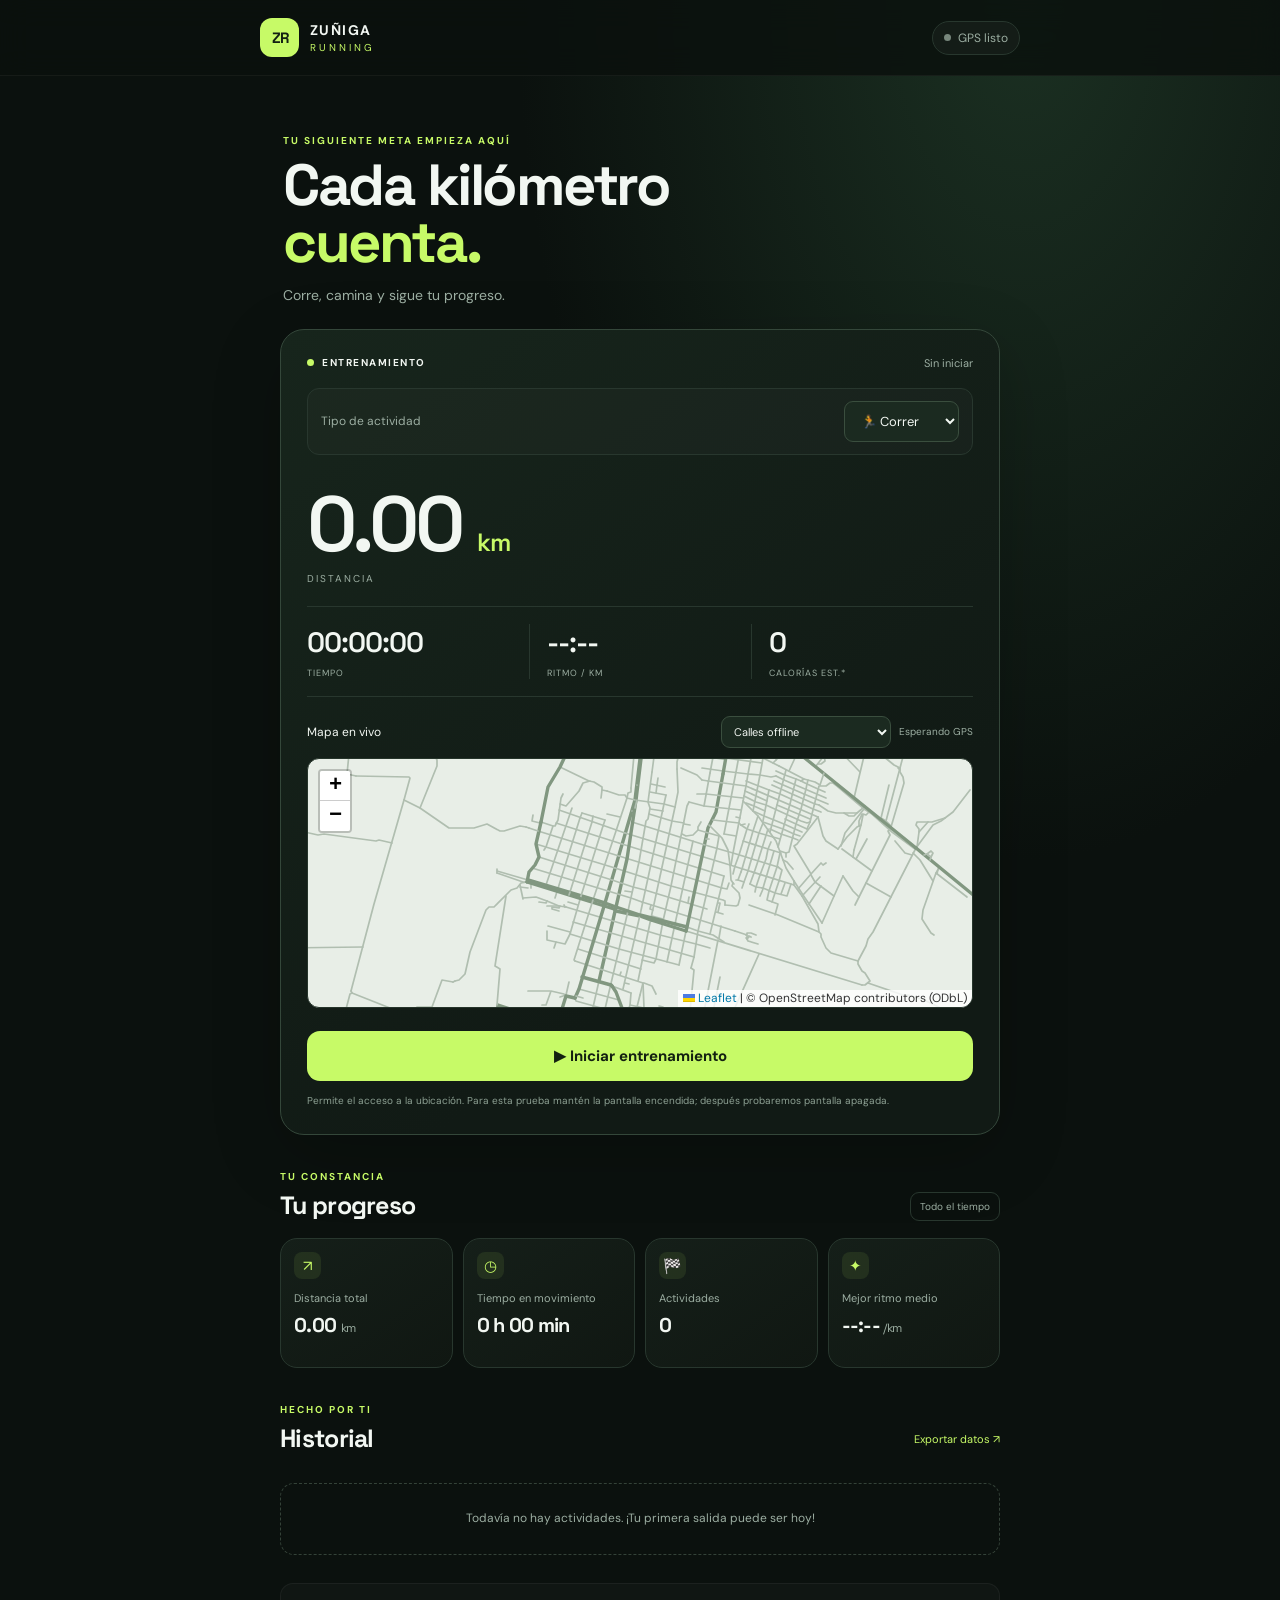
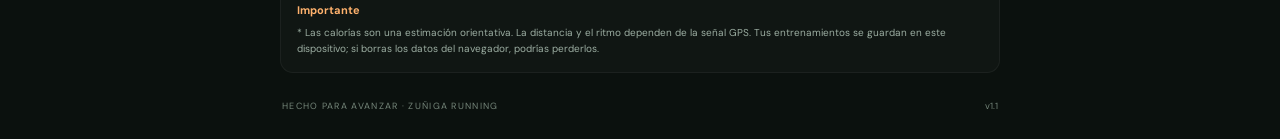
<file: index.html>
<!doctype html>
<html lang="es">
<head>
  <meta charset="utf-8"><meta name="viewport" content="width=device-width, initial-scale=1, viewport-fit=cover"><meta name="theme-color" content="#101a16"><meta name="description" content="ZUÑIGA RUNNING: registra tus carreras y caminatas con GPS, ritmo, distancia e historial."><link rel="manifest" href="manifest.json"><link rel="icon" href="icon.svg" type="image/svg+xml"><link rel="stylesheet" href="style.css?v=20261028-delete2"><link rel="stylesheet" href="./vendor/leaflet/leaflet.css">
  <style>.map-box{height:250px;width:100%;border:1px solid #26352b;border-radius:12px;overflow:hidden;background:#18221d}.map-fallback{height:100%;display:grid;place-items:center;padding:20px;text-align:center;color:#9caea2;font-size:12px}.leaflet-container{font-family:'DM Sans',sans-serif;background:#dce6df}.history-button{width:100%;text-align:left;color:inherit}.history-button:active{transform:scale(.99);background:#18241d}.finish-dialog,.detail-dialog{width:calc(100% - 32px);max-width:680px;background:#152019;color:#f2f7f2;border:1px solid #3a4e3e;border-radius:24px;padding:27px;box-shadow:0 30px 100px #0009}.finish-dialog::backdrop,.detail-dialog::backdrop{background:#020604c9;backdrop-filter:blur(5px)}.detail-dialog{padding:20px}.detail-head{display:flex;justify-content:space-between;align-items:flex-start;gap:15px}.detail-head h2{font-family:'Space Grotesk',sans-serif;font-size:25px;margin:0 0 4px}.detail-head .muted{font-size:11px;margin:0}.dialog-close{border:1px solid #28372e;background:#ffffff08;color:#f2f7f2;width:40px;height:40px;border-radius:12px;font-size:25px;line-height:1}.detail-map{height:330px;width:100%;border-radius:14px;overflow:hidden;margin-top:17px;background:#18221d}.detail-stats{display:grid;grid-template-columns:repeat(3,1fr);gap:8px;margin:15px 0}.detail-splits{margin:14px 0 18px}.detail-splits h3{font-size:14px;margin:0 0 10px}.split-list{display:grid;grid-template-columns:repeat(2,minmax(0,1fr));gap:8px}.split-row{display:flex;justify-content:space-between;gap:10px;padding:10px 12px;border:1px solid #28372e;border-radius:10px;background:#ffffff05;font-size:12px}.split-row strong{font-variant-numeric:tabular-nums}.detail-stats small{display:block;font-size:10px;color:#9caea2;margin-bottom:7px}.detail-stats strong{font-family:'Space Grotesk',sans-serif;font-size:16px}.detail-dialog .btn{width:100%}@media(max-width:500px){.map-box{height:230px}.detail-map{height:280px}.detail-stats{grid-template-columns:repeat(2,1fr)}}.activity-type-row{display:flex;align-items:center;justify-content:space-between;gap:12px;margin-top:18px;padding:12px 13px;border:1px solid #28372e;border-radius:12px;background:#ffffff05}.activity-type-row label{font-size:12px;color:#9caea2}.activity-type-select{max-width:58%;background:#1b2a20;color:#f2f7f2;border:1px solid #3a4e3e;border-radius:9px;padding:10px 12px;font:inherit;font-size:13px}.activity-type-select:disabled{opacity:.7}.route-heading{flex-wrap:wrap}.map-controls{display:flex;align-items:center;gap:8px;min-width:0}.map-mode-select{font-size:11px;padding:7px 8px;max-width:170px}.leaflet-container{background:#e8eee7}.road-label{background:#f7f9f6;border:1px solid #aebcae;border-radius:4px;color:#26352b;font-size:10px;font-weight:600;box-shadow:none;padding:2px 4px}</style>
  <title>ZUÑIGA RUNNING</title>
</head>
<body>
<header class="topbar"><a class="brand" href="#" aria-label="ZUÑIGA RUNNING inicio"><span class="brand-mark">ZR</span><span><strong>ZUÑIGA</strong><small>RUNNING</small></span></a><span class="gps-pill"><span id="gpsDot" class="dot"></span><span id="gpsStatus">GPS listo</span></span></header>
<main class="shell">
<section class="intro"><p class="eyebrow">TU SIGUIENTE META EMPIEZA AQUÍ</p><h1>Cada kilómetro<br><em>cuenta.</em></h1><p class="muted">Corre, camina y sigue tu progreso.</p></section>
<section class="tracker panel" aria-label="Entrenamiento actual"><div class="tracker-head"><span class="live-label"><span class="live-dot"></span> ENTRENAMIENTO</span><span id="activityLabel" class="muted small">Sin iniciar</span></div><div class="activity-type-row"><label for="activityType">Tipo de actividad</label><select id="activityType" class="activity-type-select"><option value="correr">🏃 Correr</option><option value="caminar">🚶 Caminar</option></select></div><div class="distance-block"><div id="distance" class="distance">0.00 <span>km</span></div><div class="metric-caption">DISTANCIA</div></div><div class="metrics-grid"><div class="metric"><span id="duration">00:00:00</span><small>TIEMPO</small></div><div class="metric"><span id="pace">--:--</span><small>RITMO / KM</small></div><div class="metric"><span id="calories">0</span><small>CALORÍAS EST.*</small></div></div><div class="route-wrap"><div class="route-heading"><span>Mapa en vivo</span><div class="map-controls"><select id="mapMode" class="activity-type-select map-mode-select" aria-label="Tipo de mapa"><option value="offline">Calles offline</option><option value="satellite">Satélite (requiere internet)</option></select><span id="pointsLabel">Esperando GPS</span></div></div><div id="liveMap" class="map-box" aria-label="Mapa del recorrido en vivo"></div></div><div class="tracker-actions"><button id="startBtn" class="btn btn-primary">▶ Iniciar entrenamiento</button><div id="activeActions" class="action-row" hidden><button id="pauseBtn" class="btn btn-secondary">Ⅱ Pausar</button><button id="finishBtn" class="btn btn-finish">■ Finalizar</button></div></div><p class="hint">Permite el acceso a la ubicación. Para esta prueba mantén la pantalla encendida; después probaremos pantalla apagada.</p></section>
<section class="section-block"><div class="section-title"><div><p class="eyebrow">TU CONSTANCIA</p><h2>Tu progreso</h2></div><span class="period-tag">Todo el tiempo</span></div><div class="stats-grid"><article class="stat-card"><span class="stat-icon">↗</span><small>Distancia total</small><strong id="totalDistance">0.00 <i>km</i></strong></article><article class="stat-card"><span class="stat-icon">◷</span><small>Tiempo en movimiento</small><strong id="totalTime">0 h 00 min</strong></article><article class="stat-card"><span class="stat-icon">🏁</span><small>Actividades</small><strong id="totalActivities">0</strong></article><article class="stat-card"><span class="stat-icon">✦</span><small>Mejor ritmo medio</small><strong id="bestPace">--:-- <i>/km</i></strong></article></div></section>
<section class="section-block history-section"><div class="section-title"><div><p class="eyebrow">HECHO POR TI</p><h2>Historial</h2></div><button id="exportBtn" class="text-button">Exportar datos ↗</button></div><div id="historyList" class="history-list"></div><p id="emptyHistory" class="empty-state">Todavía no hay actividades. ¡Tu primera salida puede ser hoy!</p></section>
<section class="notice"><strong>Importante</strong><p>* Las calorías son una estimación orientativa. La distancia y el ritmo dependen de la señal GPS. Tus entrenamientos se guardan en este dispositivo; si borras los datos del navegador, podrías perderlos.</p></section><footer>HECHO PARA AVANZAR · ZUÑIGA RUNNING <span>v1.1</span></footer></main>
<dialog id="finishDialog" class="finish-dialog"><div class="dialog-mark">✓</div><p class="eyebrow">ACTIVIDAD GUARDADA</p><h2>Buen trabajo.</h2><p class="muted">Terminaste otra salida. Cada paso suma.</p><div class="dialog-stats"><div><small>Distancia</small><strong id="finalDistance">0 km</strong></div><div><small>Tiempo</small><strong id="finalDuration">00:00</strong></div><div><small>Ritmo</small><strong id="finalPace">--:--</strong></div></div><button id="closeDialog" class="btn btn-primary">Continuar</button></dialog>
<dialog id="detailDialog" class="detail-dialog"><div class="detail-head"><div><p class="eyebrow">ACTIVIDAD</p><h2 id="detailTitle">Carrera</h2><p id="detailDate" class="muted"></p></div><button id="closeDetail" class="dialog-close" aria-label="Cerrar">×</button></div><div id="detailMap" class="detail-map" aria-label="Mapa del recorrido guardado"></div><div class="detail-stats"><div><small>Distancia</small><strong id="detailDistance">0 km</strong></div><div><small>Tiempo</small><strong id="detailDuration">00:00</strong></div><div><small>Ritmo</small><strong id="detailPace">--:--</strong></div><div><small>Calorías</small><strong id="detailCalories">0</strong></div><div><small>Velocidad media</small><strong id="detailAvgSpeed">0.0 km/h</strong></div><div><small>Velocidad máxima*</small><strong id="detailMaxSpeed">0.0 km/h</strong></div></div><section id="detailSplits" class="detail-splits"></section><p class="muted" style="font-size:10px">* La velocidad máxima depende de la precisión del GPS.</p><button id="closeDetailBottom" class="btn btn-primary">Cerrar</button></dialog>
<script src="./vendor/leaflet/leaflet.js"></script><script src="app.js?v=20261028-idb1"></script>
<script>if ("serviceWorker" in navigator && location.protocol === "https:") { window.addEventListener("load", () => navigator.serviceWorker.register("./sw.js").catch(() => {})); }</script>
</body></html>
</file>
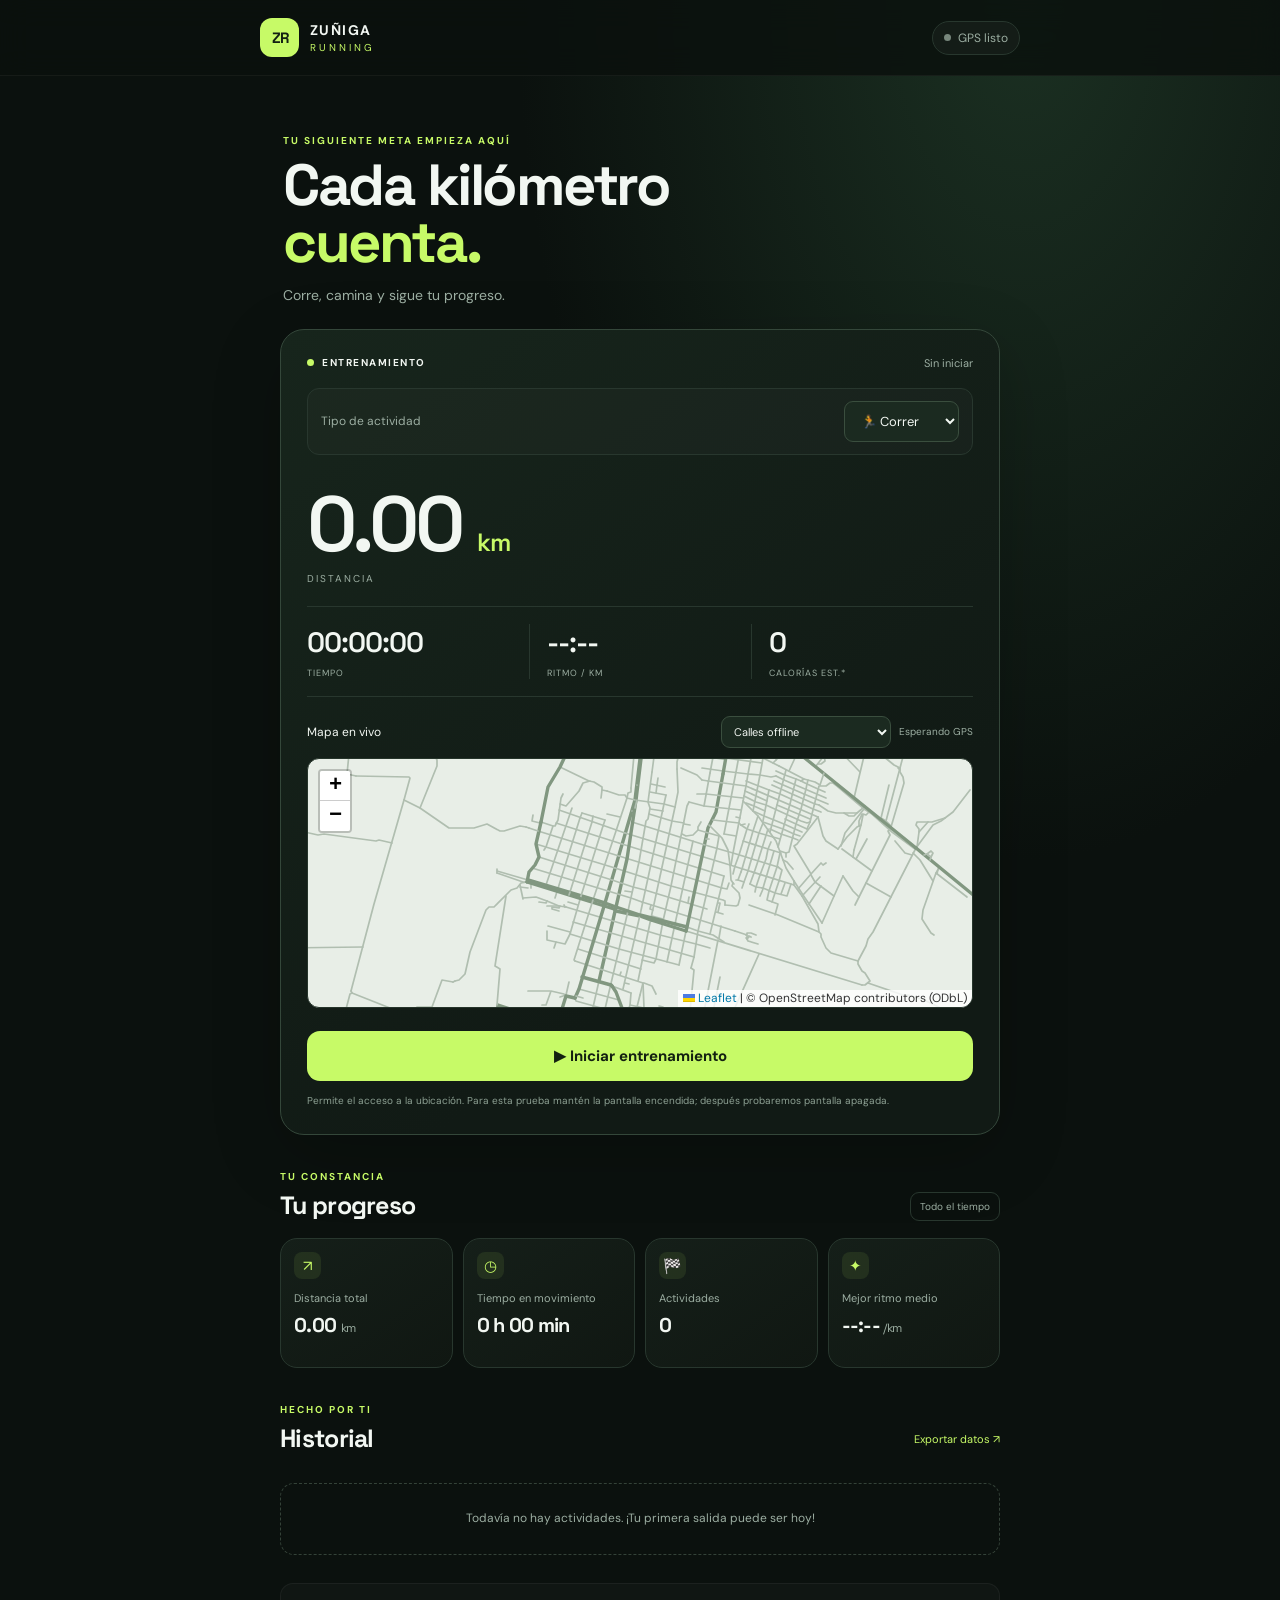
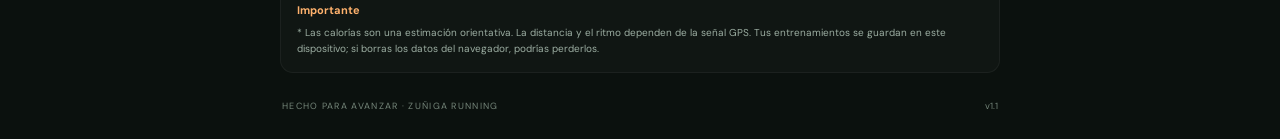
<file: index-2.html>
<!doctype html>
<html lang="es">
<head>
  <meta charset="utf-8"><meta name="viewport" content="width=device-width, initial-scale=1, viewport-fit=cover"><meta name="theme-color" content="#101a16"><meta name="description" content="ZUÑIGA RUNNING: registra tus carreras y caminatas con GPS, ritmo, distancia e historial."><link rel="manifest" href="manifest.json"><link rel="icon" href="icon.svg" type="image/svg+xml"><link rel="stylesheet" href="style.css?v=20261028-delete2"><link rel="stylesheet" href="./vendor/leaflet/leaflet.css">
  <style>.map-box{height:250px;width:100%;border:1px solid #26352b;border-radius:12px;overflow:hidden;background:#18221d}.map-fallback{height:100%;display:grid;place-items:center;padding:20px;text-align:center;color:#9caea2;font-size:12px}.leaflet-container{font-family:'DM Sans',sans-serif;background:#dce6df}.history-button{width:100%;text-align:left;color:inherit}.history-button:active{transform:scale(.99);background:#18241d}.finish-dialog,.detail-dialog{width:calc(100% - 32px);max-width:680px;background:#152019;color:#f2f7f2;border:1px solid #3a4e3e;border-radius:24px;padding:27px;box-shadow:0 30px 100px #0009}.finish-dialog::backdrop,.detail-dialog::backdrop{background:#020604c9;backdrop-filter:blur(5px)}.detail-dialog{padding:20px}.detail-head{display:flex;justify-content:space-between;align-items:flex-start;gap:15px}.detail-head h2{font-family:'Space Grotesk',sans-serif;font-size:25px;margin:0 0 4px}.detail-head .muted{font-size:11px;margin:0}.dialog-close{border:1px solid #28372e;background:#ffffff08;color:#f2f7f2;width:40px;height:40px;border-radius:12px;font-size:25px;line-height:1}.detail-map{height:330px;width:100%;border-radius:14px;overflow:hidden;margin-top:17px;background:#18221d}.detail-stats{display:grid;grid-template-columns:repeat(3,1fr);gap:8px;margin:15px 0}.detail-splits{margin:14px 0 18px}.detail-splits h3{font-size:14px;margin:0 0 10px}.split-list{display:grid;grid-template-columns:repeat(2,minmax(0,1fr));gap:8px}.split-row{display:flex;justify-content:space-between;gap:10px;padding:10px 12px;border:1px solid #28372e;border-radius:10px;background:#ffffff05;font-size:12px}.split-row strong{font-variant-numeric:tabular-nums}.detail-stats small{display:block;font-size:10px;color:#9caea2;margin-bottom:7px}.detail-stats strong{font-family:'Space Grotesk',sans-serif;font-size:16px}.detail-dialog .btn{width:100%}@media(max-width:500px){.map-box{height:230px}.detail-map{height:280px}.detail-stats{grid-template-columns:repeat(2,1fr)}}.activity-type-row{display:flex;align-items:center;justify-content:space-between;gap:12px;margin-top:18px;padding:12px 13px;border:1px solid #28372e;border-radius:12px;background:#ffffff05}.activity-type-row label{font-size:12px;color:#9caea2}.activity-type-select{max-width:58%;background:#1b2a20;color:#f2f7f2;border:1px solid #3a4e3e;border-radius:9px;padding:10px 12px;font:inherit;font-size:13px}.activity-type-select:disabled{opacity:.7}.route-heading{flex-wrap:wrap}.map-controls{display:flex;align-items:center;gap:8px;min-width:0}.map-mode-select{font-size:11px;padding:7px 8px;max-width:170px}.leaflet-container{background:#e8eee7}.road-label{background:#f7f9f6;border:1px solid #aebcae;border-radius:4px;color:#26352b;font-size:10px;font-weight:600;box-shadow:none;padding:2px 4px}</style>
  <title>ZUÑIGA RUNNING</title>
</head>
<body>
<header class="topbar"><a class="brand" href="#" aria-label="ZUÑIGA RUNNING inicio"><span class="brand-mark">ZR</span><span><strong>ZUÑIGA</strong><small>RUNNING</small></span></a><span class="gps-pill"><span id="gpsDot" class="dot"></span><span id="gpsStatus">GPS listo</span></span></header>
<main class="shell">
<section class="intro"><p class="eyebrow">TU SIGUIENTE META EMPIEZA AQUÍ</p><h1>Cada kilómetro<br><em>cuenta.</em></h1><p class="muted">Corre, camina y sigue tu progreso.</p></section>
<section class="tracker panel" aria-label="Entrenamiento actual"><div class="tracker-head"><span class="live-label"><span class="live-dot"></span> ENTRENAMIENTO</span><span id="activityLabel" class="muted small">Sin iniciar</span></div><div class="activity-type-row"><label for="activityType">Tipo de actividad</label><select id="activityType" class="activity-type-select"><option value="correr">🏃 Correr</option><option value="caminar">🚶 Caminar</option></select></div><div class="distance-block"><div id="distance" class="distance">0.00 <span>km</span></div><div class="metric-caption">DISTANCIA</div></div><div class="metrics-grid"><div class="metric"><span id="duration">00:00:00</span><small>TIEMPO</small></div><div class="metric"><span id="pace">--:--</span><small>RITMO / KM</small></div><div class="metric"><span id="calories">0</span><small>CALORÍAS EST.*</small></div></div><div class="route-wrap"><div class="route-heading"><span>Mapa en vivo</span><div class="map-controls"><select id="mapMode" class="activity-type-select map-mode-select" aria-label="Tipo de mapa"><option value="offline">Calles offline</option><option value="satellite">Satélite (requiere internet)</option></select><span id="pointsLabel">Esperando GPS</span></div></div><div id="liveMap" class="map-box" aria-label="Mapa del recorrido en vivo"></div></div><div class="tracker-actions"><button id="startBtn" class="btn btn-primary">▶ Iniciar entrenamiento</button><div id="activeActions" class="action-row" hidden><button id="pauseBtn" class="btn btn-secondary">Ⅱ Pausar</button><button id="finishBtn" class="btn btn-finish">■ Finalizar</button></div></div><p class="hint">Permite el acceso a la ubicación. Para esta prueba mantén la pantalla encendida; después probaremos pantalla apagada.</p></section>
<section class="section-block"><div class="section-title"><div><p class="eyebrow">TU CONSTANCIA</p><h2>Tu progreso</h2></div><span class="period-tag">Todo el tiempo</span></div><div class="stats-grid"><article class="stat-card"><span class="stat-icon">↗</span><small>Distancia total</small><strong id="totalDistance">0.00 <i>km</i></strong></article><article class="stat-card"><span class="stat-icon">◷</span><small>Tiempo en movimiento</small><strong id="totalTime">0 h 00 min</strong></article><article class="stat-card"><span class="stat-icon">🏁</span><small>Actividades</small><strong id="totalActivities">0</strong></article><article class="stat-card"><span class="stat-icon">✦</span><small>Mejor ritmo medio</small><strong id="bestPace">--:-- <i>/km</i></strong></article></div></section>
<section class="section-block history-section"><div class="section-title"><div><p class="eyebrow">HECHO POR TI</p><h2>Historial</h2></div><button id="exportBtn" class="text-button">Exportar datos ↗</button></div><div id="historyList" class="history-list"></div><p id="emptyHistory" class="empty-state">Todavía no hay actividades. ¡Tu primera salida puede ser hoy!</p></section>
<section class="notice"><strong>Importante</strong><p>* Las calorías son una estimación orientativa. La distancia y el ritmo dependen de la señal GPS. Tus entrenamientos se guardan en este dispositivo; si borras los datos del navegador, podrías perderlos.</p></section><footer>HECHO PARA AVANZAR · ZUÑIGA RUNNING <span>v1.1</span></footer></main>
<dialog id="finishDialog" class="finish-dialog"><div class="dialog-mark">✓</div><p class="eyebrow">ACTIVIDAD GUARDADA</p><h2>Buen trabajo.</h2><p class="muted">Terminaste otra salida. Cada paso suma.</p><div class="dialog-stats"><div><small>Distancia</small><strong id="finalDistance">0 km</strong></div><div><small>Tiempo</small><strong id="finalDuration">00:00</strong></div><div><small>Ritmo</small><strong id="finalPace">--:--</strong></div></div><button id="closeDialog" class="btn btn-primary">Continuar</button></dialog>
<dialog id="detailDialog" class="detail-dialog"><div class="detail-head"><div><p class="eyebrow">ACTIVIDAD</p><h2 id="detailTitle">Carrera</h2><p id="detailDate" class="muted"></p></div><button id="closeDetail" class="dialog-close" aria-label="Cerrar">×</button></div><div id="detailMap" class="detail-map" aria-label="Mapa del recorrido guardado"></div><div class="detail-stats"><div><small>Distancia</small><strong id="detailDistance">0 km</strong></div><div><small>Tiempo</small><strong id="detailDuration">00:00</strong></div><div><small>Ritmo</small><strong id="detailPace">--:--</strong></div><div><small>Calorías</small><strong id="detailCalories">0</strong></div><div><small>Velocidad media</small><strong id="detailAvgSpeed">0.0 km/h</strong></div><div><small>Velocidad máxima*</small><strong id="detailMaxSpeed">0.0 km/h</strong></div></div><section id="detailSplits" class="detail-splits"></section><p class="muted" style="font-size:10px">* La velocidad máxima depende de la precisión del GPS.</p><button id="closeDetailBottom" class="btn btn-primary">Cerrar</button></dialog>
<script src="./vendor/leaflet/leaflet.js"></script><script src="app.js?v=20261028-idb1"></script>
<script>if ("serviceWorker" in navigator && location.protocol === "https:") { window.addEventListener("load", () => navigator.serviceWorker.register("./sw.js").catch(() => {})); }</script>
</body></html>
</file>
<file: style.css>
@import url('https://fonts.googleapis.com/css2?family=DM+Sans:wght@400;500;600;700&family=Space+Grotesk:wght@400;500;600;700&display=swap');
:root{color-scheme:dark;--bg:#0b110e;--panel:#121c17;--panel2:#18251e;--line:#28372e;--text:#f2f7f2;--muted:#9caea2;--green:#c7fa67;--green2:#a9e844;--orange:#ffb26d}
*{box-sizing:border-box}html{scroll-behavior:smooth}body{margin:0;background:radial-gradient(ellipse at 80% 0%,#1b3022 0,transparent 35%),var(--bg);color:var(--text);font-family:'DM Sans',sans-serif;font-size:15px;min-height:100vh}button{font:inherit;cursor:pointer}.topbar{height:76px;padding:0 max(20px,calc((100vw - 760px)/2));display:flex;align-items:center;justify-content:space-between;border-bottom:1px solid #ffffff0c;background:#0b110ed9;position:sticky;top:0;z-index:5;backdrop-filter:blur(15px)}.brand{display:flex;align-items:center;gap:11px;color:var(--text);text-decoration:none}.brand-mark{display:grid;place-items:center;width:39px;height:39px;background:var(--green);color:#132012;border-radius:12px;font-family:'Space Grotesk',sans-serif;font-size:15px;font-weight:700;letter-spacing:-1px}.brand strong,.brand small{display:block;line-height:1.15;letter-spacing:1.4px}.brand strong{font-size:14px}.brand small{font-size:10px;color:var(--green);margin-top:4px;letter-spacing:3px}.gps-pill{display:flex;align-items:center;gap:7px;color:var(--muted);font-size:12px;background:#ffffff08;border:1px solid var(--line);padding:8px 11px;border-radius:30px}.dot,.live-dot{width:7px;height:7px;border-radius:50%;background:#78877c;display:inline-block}.dot.good{background:var(--green);box-shadow:0 0 9px #c7fa6780}.dot.bad{background:var(--orange)}.shell{max-width:760px;margin:0 auto;padding:30px 20px 22px}.intro{padding:15px 3px 25px}.eyebrow{font-size:10px;letter-spacing:2px;color:var(--green);font-weight:700;margin:0 0 10px}.intro h1{font-family:'Space Grotesk',sans-serif;font-size:clamp(38px,8vw,58px);letter-spacing:-2.5px;line-height:.99;margin:0 0 14px}.intro h1 em{font-style:normal;color:var(--green)}.muted{color:var(--muted)}.intro .muted{margin:0;font-size:14px}.panel{border:1px solid #34473a;background:linear-gradient(145deg,#17251c,#111a15 70%);border-radius:24px;padding:23px 22px 18px;box-shadow:0 20px 70px #0003}.tracker-head,.route-heading,.section-title{display:flex;align-items:center;justify-content:space-between;gap:12px}.live-label{font-size:10px;font-weight:700;letter-spacing:1.5px;display:flex;align-items:center;gap:8px}.live-dot{background:var(--green)}.small{font-size:11px}.distance-block{padding:26px 0 21px}.distance{font-family:'Space Grotesk',sans-serif;font-size:clamp(57px,14vw,78px);font-weight:600;letter-spacing:-4px;line-height:1}.distance span{font-size:25px;color:var(--green);letter-spacing:-1px}.metric-caption{color:var(--muted);font-size:10px;letter-spacing:2px;margin-top:9px}.metrics-grid{display:grid;grid-template-columns:repeat(3,1fr);border-top:1px solid var(--line);border-bottom:1px solid var(--line);padding:17px 0}.metric{display:flex;flex-direction:column;gap:7px;min-width:0}.metric+.metric{border-left:1px solid var(--line);padding-left:17px}.metric>span{font-family:'Space Grotesk',sans-serif;font-size:clamp(20px,5vw,28px);font-weight:600;letter-spacing:-1px;white-space:nowrap}.metric small{font-size:9px;color:var(--muted);letter-spacing:1px}.route-wrap{padding:19px 0 8px}.route-heading{font-size:12px;margin-bottom:10px}.route-heading span:last-child{color:var(--muted);font-size:10px}#routeSvg{width:100%;height:110px;display:block;background:#0b130e;border:1px solid #26352b;border-radius:12px}.route-grid{fill:none;stroke:#29382e;stroke-width:.7;stroke-dasharray:2 4}.route-line{fill:none;stroke:var(--green);stroke-width:3;stroke-linecap:round;stroke-linejoin:round;filter:drop-shadow(0 0 3px #c7fa6660)}.route-start{fill:#fff;stroke:var(--green);stroke-width:2}.route-end{fill:var(--green);stroke:#102015;stroke-width:2}#routePlaceholder{fill:#7d9182;font-size:10px;letter-spacing:.2px}.tracker-actions{margin-top:15px}.btn{border:0;border-radius:13px;min-height:50px;padding:13px 16px;font-weight:700;transition:transform .15s,background .15s}.btn:active{transform:scale(.985)}.btn-primary{width:100%;background:var(--green);color:#132011}.btn-primary:hover{background:var(--green2)}.action-row{display:grid;grid-template-columns:1fr 1fr;gap:10px}.btn-secondary{background:#29372e;color:var(--text);border:1px solid #3c5042}.btn-finish{background:#3b2920;color:#ffd1ad;border:1px solid #69442e}.hint{font-size:10px;line-height:1.55;color:#8da093;margin:12px 0 0}.section-block{margin-top:35px}.section-title{align-items:flex-end;margin-bottom:17px}.section-title h2{font-family:'Space Grotesk',sans-serif;font-size:25px;letter-spacing:-.7px;margin:0}.section-title .eyebrow{margin-bottom:6px}.period-tag{font-size:10px;color:var(--muted);padding:7px 9px;border:1px solid var(--line);border-radius:9px}.stats-grid{display:grid;grid-template-columns:repeat(2,minmax(0,1fr));gap:10px}.stat-card{min-height:123px;padding:15px;border:1px solid var(--line);border-radius:17px;background:linear-gradient(145deg,#151f19,#101712)}.stat-icon{display:grid;place-items:center;width:27px;height:27px;border-radius:8px;background:#c7fa6716;color:var(--green);font-size:15px;margin-bottom:12px}.stat-card small{display:block;color:var(--muted);font-size:11px;margin-bottom:7px}.stat-card strong{font-family:'Space Grotesk',sans-serif;font-size:23px;letter-spacing:-.7px}.stat-card strong i{font-style:normal;font-size:12px;color:var(--muted);font-weight:400}.text-button{border:0;background:none;color:var(--green);font-size:11px;padding:8px 0}.history-list{display:flex;flex-direction:column;gap:9px}.history-item{display:flex;align-items:center;gap:13px;border:1px solid var(--line);background:#121b16;border-radius:15px;padding:14px}.history-icon{flex:0 0 40px;width:40px;height:40px;display:grid;place-items:center;border-radius:12px;background:#c7fa6714;color:var(--green);font-size:20px}.history-main{flex:1;min-width:0}.history-main strong{font-size:13px;display:block}.history-main small{font-size:10px;color:var(--muted);display:block;margin-top:5px}.history-distance{font-family:'Space Grotesk',sans-serif;font-weight:700;font-size:18px;white-space:nowrap}.history-distance small{display:block;text-align:right;color:var(--muted);font-family:'DM Sans',sans-serif;font-size:10px;font-weight:400;margin-top:4px}.empty-state{padding:25px 18px;text-align:center;color:var(--muted);border:1px dashed #344238;border-radius:14px;font-size:12px;line-height:1.6}.notice{margin-top:28px;padding:15px 16px;border-radius:13px;background:#ffffff06;border:1px solid #ffffff0c}.notice strong{font-size:11px;color:var(--orange)}.notice p{font-size:10px;line-height:1.6;color:var(--muted);margin:6px 0 0}footer{display:flex;justify-content:space-between;gap:10px;padding:27px 2px 5px;font-size:9px;letter-spacing:1.3px;color:#75867a}footer span{letter-spacing:0}.finish-dialog{width:calc(100% - 32px);max-width:390px;background:#152019;color:var(--text);border:1px solid #3a4e3e;border-radius:24px;padding:27px;box-shadow:0 30px 100px #0009}.finish-dialog::backdrop{background:#020604c9;backdrop-filter:blur(5px)}.dialog-mark{width:43px;height:43px;display:grid;place-items:center;border-radius:14px;background:var(--green);color:#102014;font-size:22px;font-weight:700;margin-bottom:20px}.finish-dialog h2{font-family:'Space Grotesk',sans-serif;font-size:32px;margin:0 0 7px}.finish-dialog>.muted{font-size:12px}.dialog-stats{display:grid;grid-template-columns:repeat(3,1fr);gap:8px;margin:23px 0}.dialog-stats small{display:block;font-size:10px;color:var(--muted);margin-bottom:7px}.dialog-stats strong{font-family:'Space Grotesk',sans-serif;font-size:16px}.finish-dialog .btn{margin-top:5px} [hidden]{display:none!important}
@media(min-width:650px){.shell{padding-top:38px}.intro{padding-top:20px}.stats-grid{grid-template-columns:repeat(4,minmax(0,1fr))}.stat-card{padding:13px;min-height:130px}.stat-card strong{font-size:20px}.panel{padding:26px}.distance-block{padding-top:30px}}
@media(prefers-reduced-motion:reduce){*{scroll-behavior:auto!important;transition:none!important}}
/* Controles para administrar actividades guardadas */
.history-row{display:flex;align-items:stretch;gap:8px;min-width:0}
.history-row .history-button{flex:1;min-width:0}
.delete-activity-btn{flex:0 0 auto;align-self:stretch;border:1px solid #5a3833;border-radius:12px;background:#2a1917;color:#ffb6a9;padding:0 12px;font:inherit;font-size:11px;font-weight:600}
.delete-activity-btn:active{background:#43211d}
@media(max-width:380px){.history-row{gap:5px}.delete-activity-btn{padding:0 8px;font-size:10px}.history-item{gap:8px;padding:10px}.history-icon{flex-basis:32px;width:32px;height:32px}.history-distance{font-size:15px}}
</file>
<file: vendor/leaflet/leaflet.css>
/* required styles */

.leaflet-pane,
.leaflet-tile,
.leaflet-marker-icon,
.leaflet-marker-shadow,
.leaflet-tile-container,
.leaflet-pane > svg,
.leaflet-pane > canvas,
.leaflet-zoom-box,
.leaflet-image-layer,
.leaflet-layer {
	position: absolute;
	left: 0;
	top: 0;
	}
.leaflet-container {
	overflow: hidden;
	}
.leaflet-tile,
.leaflet-marker-icon,
.leaflet-marker-shadow {
	-webkit-user-select: none;
	   -moz-user-select: none;
	        user-select: none;
	  -webkit-user-drag: none;
	}
/* Prevents IE11 from highlighting tiles in blue */
.leaflet-tile::selection {
	background: transparent;
}
/* Safari renders non-retina tile on retina better with this, but Chrome is worse */
.leaflet-safari .leaflet-tile {
	image-rendering: -webkit-optimize-contrast;
	}
/* hack that prevents hw layers "stretching" when loading new tiles */
.leaflet-safari .leaflet-tile-container {
	width: 1600px;
	height: 1600px;
	-webkit-transform-origin: 0 0;
	}
.leaflet-marker-icon,
.leaflet-marker-shadow {
	display: block;
	}
/* .leaflet-container svg: reset svg max-width decleration shipped in Joomla! (joomla.org) 3.x */
/* .leaflet-container img: map is broken in FF if you have max-width: 100% on tiles */
.leaflet-container .leaflet-overlay-pane svg {
	max-width: none !important;
	max-height: none !important;
	}
.leaflet-container .leaflet-marker-pane img,
.leaflet-container .leaflet-shadow-pane img,
.leaflet-container .leaflet-tile-pane img,
.leaflet-container img.leaflet-image-layer,
.leaflet-container .leaflet-tile {
	max-width: none !important;
	max-height: none !important;
	width: auto;
	padding: 0;
	}

.leaflet-container img.leaflet-tile {
	/* See: https://bugs.chromium.org/p/chromium/issues/detail?id=600120 */
	mix-blend-mode: plus-lighter;
}

.leaflet-container.leaflet-touch-zoom {
	-ms-touch-action: pan-x pan-y;
	touch-action: pan-x pan-y;
	}
.leaflet-container.leaflet-touch-drag {
	-ms-touch-action: pinch-zoom;
	/* Fallback for FF which doesn't support pinch-zoom */
	touch-action: none;
	touch-action: pinch-zoom;
}
.leaflet-container.leaflet-touch-drag.leaflet-touch-zoom {
	-ms-touch-action: none;
	touch-action: none;
}
.leaflet-container {
	-webkit-tap-highlight-color: transparent;
}
.leaflet-container a {
	-webkit-tap-highlight-color: rgba(51, 181, 229, 0.4);
}
.leaflet-tile {
	filter: inherit;
	visibility: hidden;
	}
.leaflet-tile-loaded {
	visibility: inherit;
	}
.leaflet-zoom-box {
	width: 0;
	height: 0;
	-moz-box-sizing: border-box;
	     box-sizing: border-box;
	z-index: 800;
	}
/* workaround for https://bugzilla.mozilla.org/show_bug.cgi?id=888319 */
.leaflet-overlay-pane svg {
	-moz-user-select: none;
	}

.leaflet-pane         { z-index: 400; }

.leaflet-tile-pane    { z-index: 200; }
.leaflet-overlay-pane { z-index: 400; }
.leaflet-shadow-pane  { z-index: 500; }
.leaflet-marker-pane  { z-index: 600; }
.leaflet-tooltip-pane   { z-index: 650; }
.leaflet-popup-pane   { z-index: 700; }

.leaflet-map-pane canvas { z-index: 100; }
.leaflet-map-pane svg    { z-index: 200; }

.leaflet-vml-shape {
	width: 1px;
	height: 1px;
	}
.lvml {
	behavior: url(#default#VML);
	display: inline-block;
	position: absolute;
	}


/* control positioning */

.leaflet-control {
	position: relative;
	z-index: 800;
	pointer-events: visiblePainted; /* IE 9-10 doesn't have auto */
	pointer-events: auto;
	}
.leaflet-top,
.leaflet-bottom {
	position: absolute;
	z-index: 1000;
	pointer-events: none;
	}
.leaflet-top {
	top: 0;
	}
.leaflet-right {
	right: 0;
	}
.leaflet-bottom {
	bottom: 0;
	}
.leaflet-left {
	left: 0;
	}
.leaflet-control {
	float: left;
	clear: both;
	}
.leaflet-right .leaflet-control {
	float: right;
	}
.leaflet-top .leaflet-control {
	margin-top: 10px;
	}
.leaflet-bottom .leaflet-control {
	margin-bottom: 10px;
	}
.leaflet-left .leaflet-control {
	margin-left: 10px;
	}
.leaflet-right .leaflet-control {
	margin-right: 10px;
	}


/* zoom and fade animations */

.leaflet-fade-anim .leaflet-popup {
	opacity: 0;
	-webkit-transition: opacity 0.2s linear;
	   -moz-transition: opacity 0.2s linear;
	        transition: opacity 0.2s linear;
	}
.leaflet-fade-anim .leaflet-map-pane .leaflet-popup {
	opacity: 1;
	}
.leaflet-zoom-animated {
	-webkit-transform-origin: 0 0;
	    -ms-transform-origin: 0 0;
	        transform-origin: 0 0;
	}
svg.leaflet-zoom-animated {
	will-change: transform;
}

.leaflet-zoom-anim .leaflet-zoom-animated {
	-webkit-transition: -webkit-transform 0.25s cubic-bezier(0,0,0.25,1);
	   -moz-transition:    -moz-transform 0.25s cubic-bezier(0,0,0.25,1);
	        transition:         transform 0.25s cubic-bezier(0,0,0.25,1);
	}
.leaflet-zoom-anim .leaflet-tile,
.leaflet-pan-anim .leaflet-tile {
	-webkit-transition: none;
	   -moz-transition: none;
	        transition: none;
	}

.leaflet-zoom-anim .leaflet-zoom-hide {
	visibility: hidden;
	}


/* cursors */

.leaflet-interactive {
	cursor: pointer;
	}
.leaflet-grab {
	cursor: -webkit-grab;
	cursor:    -moz-grab;
	cursor:         grab;
	}
.leaflet-crosshair,
.leaflet-crosshair .leaflet-interactive {
	cursor: crosshair;
	}
.leaflet-popup-pane,
.leaflet-control {
	cursor: auto;
	}
.leaflet-dragging .leaflet-grab,
.leaflet-dragging .leaflet-grab .leaflet-interactive,
.leaflet-dragging .leaflet-marker-draggable {
	cursor: move;
	cursor: -webkit-grabbing;
	cursor:    -moz-grabbing;
	cursor:         grabbing;
	}

/* marker & overlays interactivity */
.leaflet-marker-icon,
.leaflet-marker-shadow,
.leaflet-image-layer,
.leaflet-pane > svg path,
.leaflet-tile-container {
	pointer-events: none;
	}

.leaflet-marker-icon.leaflet-interactive,
.leaflet-image-layer.leaflet-interactive,
.leaflet-pane > svg path.leaflet-interactive,
svg.leaflet-image-layer.leaflet-interactive path {
	pointer-events: visiblePainted; /* IE 9-10 doesn't have auto */
	pointer-events: auto;
	}

/* visual tweaks */

.leaflet-container {
	background: #ddd;
	outline-offset: 1px;
	}
.leaflet-container a {
	color: #0078A8;
	}
.leaflet-zoom-box {
	border: 2px dotted #38f;
	background: rgba(255,255,255,0.5);
	}


/* general typography */
.leaflet-container {
	font-family: "Helvetica Neue", Arial, Helvetica, sans-serif;
	font-size: 12px;
	font-size: 0.75rem;
	line-height: 1.5;
	}


/* general toolbar styles */

.leaflet-bar {
	box-shadow: 0 1px 5px rgba(0,0,0,0.65);
	border-radius: 4px;
	}
.leaflet-bar a {
	background-color: #fff;
	border-bottom: 1px solid #ccc;
	width: 26px;
	height: 26px;
	line-height: 26px;
	display: block;
	text-align: center;
	text-decoration: none;
	color: black;
	}
.leaflet-bar a,
.leaflet-control-layers-toggle {
	background-position: 50% 50%;
	background-repeat: no-repeat;
	display: block;
	}
.leaflet-bar a:hover,
.leaflet-bar a:focus {
	background-color: #f4f4f4;
	}
.leaflet-bar a:first-child {
	border-top-left-radius: 4px;
	border-top-right-radius: 4px;
	}
.leaflet-bar a:last-child {
	border-bottom-left-radius: 4px;
	border-bottom-right-radius: 4px;
	border-bottom: none;
	}
.leaflet-bar a.leaflet-disabled {
	cursor: default;
	background-color: #f4f4f4;
	color: #bbb;
	}

.leaflet-touch .leaflet-bar a {
	width: 30px;
	height: 30px;
	line-height: 30px;
	}
.leaflet-touch .leaflet-bar a:first-child {
	border-top-left-radius: 2px;
	border-top-right-radius: 2px;
	}
.leaflet-touch .leaflet-bar a:last-child {
	border-bottom-left-radius: 2px;
	border-bottom-right-radius: 2px;
	}

/* zoom control */

.leaflet-control-zoom-in,
.leaflet-control-zoom-out {
	font: bold 18px 'Lucida Console', Monaco, monospace;
	text-indent: 1px;
	}

.leaflet-touch .leaflet-control-zoom-in, .leaflet-touch .leaflet-control-zoom-out  {
	font-size: 22px;
	}


/* layers control */

.leaflet-control-layers {
	box-shadow: 0 1px 5px rgba(0,0,0,0.4);
	background: #fff;
	border-radius: 5px;
	}
.leaflet-control-layers-toggle {
	background-image: url(images/layers.png);
	width: 36px;
	height: 36px;
	}
.leaflet-retina .leaflet-control-layers-toggle {
	background-image: url(images/layers-2x.png);
	background-size: 26px 26px;
	}
.leaflet-touch .leaflet-control-layers-toggle {
	width: 44px;
	height: 44px;
	}
.leaflet-control-layers .leaflet-control-layers-list,
.leaflet-control-layers-expanded .leaflet-control-layers-toggle {
	display: none;
	}
.leaflet-control-layers-expanded .leaflet-control-layers-list {
	display: block;
	position: relative;
	}
.leaflet-control-layers-expanded {
	padding: 6px 10px 6px 6px;
	color: #333;
	background: #fff;
	}
.leaflet-control-layers-scrollbar {
	overflow-y: scroll;
	overflow-x: hidden;
	padding-right: 5px;
	}
.leaflet-control-layers-selector {
	margin-top: 2px;
	position: relative;
	top: 1px;
	}
.leaflet-control-layers label {
	display: block;
	font-size: 13px;
	font-size: 1.08333em;
	}
.leaflet-control-layers-separator {
	height: 0;
	border-top: 1px solid #ddd;
	margin: 5px -10px 5px -6px;
	}

/* Default icon URLs */
.leaflet-default-icon-path { /* used only in path-guessing heuristic, see L.Icon.Default */
	background-image: url(images/marker-icon.png);
	}


/* attribution and scale controls */

.leaflet-container .leaflet-control-attribution {
	background: #fff;
	background: rgba(255, 255, 255, 0.8);
	margin: 0;
	}
.leaflet-control-attribution,
.leaflet-control-scale-line {
	padding: 0 5px;
	color: #333;
	line-height: 1.4;
	}
.leaflet-control-attribution a {
	text-decoration: none;
	}
.leaflet-control-attribution a:hover,
.leaflet-control-attribution a:focus {
	text-decoration: underline;
	}
.leaflet-attribution-flag {
	display: inline !important;
	vertical-align: baseline !important;
	width: 1em;
	height: 0.6669em;
	}
.leaflet-left .leaflet-control-scale {
	margin-left: 5px;
	}
.leaflet-bottom .leaflet-control-scale {
	margin-bottom: 5px;
	}
.leaflet-control-scale-line {
	border: 2px solid #777;
	border-top: none;
	line-height: 1.1;
	padding: 2px 5px 1px;
	white-space: nowrap;
	-moz-box-sizing: border-box;
	     box-sizing: border-box;
	background: rgba(255, 255, 255, 0.8);
	text-shadow: 1px 1px #fff;
	}
.leaflet-control-scale-line:not(:first-child) {
	border-top: 2px solid #777;
	border-bottom: none;
	margin-top: -2px;
	}
.leaflet-control-scale-line:not(:first-child):not(:last-child) {
	border-bottom: 2px solid #777;
	}

.leaflet-touch .leaflet-control-attribution,
.leaflet-touch .leaflet-control-layers,
.leaflet-touch .leaflet-bar {
	box-shadow: none;
	}
.leaflet-touch .leaflet-control-layers,
.leaflet-touch .leaflet-bar {
	border: 2px solid rgba(0,0,0,0.2);
	background-clip: padding-box;
	}


/* popup */

.leaflet-popup {
	position: absolute;
	text-align: center;
	margin-bottom: 20px;
	}
.leaflet-popup-content-wrapper {
	padding: 1px;
	text-align: left;
	border-radius: 12px;
	}
.leaflet-popup-content {
	margin: 13px 24px 13px 20px;
	line-height: 1.3;
	font-size: 13px;
	font-size: 1.08333em;
	min-height: 1px;
	}
.leaflet-popup-content p {
	margin: 17px 0;
	margin: 1.3em 0;
	}
.leaflet-popup-tip-container {
	width: 40px;
	height: 20px;
	position: absolute;
	left: 50%;
	margin-top: -1px;
	margin-left: -20px;
	overflow: hidden;
	pointer-events: none;
	}
.leaflet-popup-tip {
	width: 17px;
	height: 17px;
	padding: 1px;

	margin: -10px auto 0;
	pointer-events: auto;

	-webkit-transform: rotate(45deg);
	   -moz-transform: rotate(45deg);
	    -ms-transform: rotate(45deg);
	        transform: rotate(45deg);
	}
.leaflet-popup-content-wrapper,
.leaflet-popup-tip {
	background: white;
	color: #333;
	box-shadow: 0 3px 14px rgba(0,0,0,0.4);
	}
.leaflet-container a.leaflet-popup-close-button {
	position: absolute;
	top: 0;
	right: 0;
	border: none;
	text-align: center;
	width: 24px;
	height: 24px;
	font: 16px/24px Tahoma, Verdana, sans-serif;
	color: #757575;
	text-decoration: none;
	background: transparent;
	}
.leaflet-container a.leaflet-popup-close-button:hover,
.leaflet-container a.leaflet-popup-close-button:focus {
	color: #585858;
	}
.leaflet-popup-scrolled {
	overflow: auto;
	}

.leaflet-oldie .leaflet-popup-content-wrapper {
	-ms-zoom: 1;
	}
.leaflet-oldie .leaflet-popup-tip {
	width: 24px;
	margin: 0 auto;

	-ms-filter: "progid:DXImageTransform.Microsoft.Matrix(M11=0.70710678, M12=0.70710678, M21=-0.70710678, M22=0.70710678)";
	filter: progid:DXImageTransform.Microsoft.Matrix(M11=0.70710678, M12=0.70710678, M21=-0.70710678, M22=0.70710678);
	}

.leaflet-oldie .leaflet-control-zoom,
.leaflet-oldie .leaflet-control-layers,
.leaflet-oldie .leaflet-popup-content-wrapper,
.leaflet-oldie .leaflet-popup-tip {
	border: 1px solid #999;
	}


/* div icon */

.leaflet-div-icon {
	background: #fff;
	border: 1px solid #666;
	}


/* Tooltip */
/* Base styles for the element that has a tooltip */
.leaflet-tooltip {
	position: absolute;
	padding: 6px;
	background-color: #fff;
	border: 1px solid #fff;
	border-radius: 3px;
	color: #222;
	white-space: nowrap;
	-webkit-user-select: none;
	-moz-user-select: none;
	-ms-user-select: none;
	user-select: none;
	pointer-events: none;
	box-shadow: 0 1px 3px rgba(0,0,0,0.4);
	}
.leaflet-tooltip.leaflet-interactive {
	cursor: pointer;
	pointer-events: auto;
	}
.leaflet-tooltip-top:before,
.leaflet-tooltip-bottom:before,
.leaflet-tooltip-left:before,
.leaflet-tooltip-right:before {
	position: absolute;
	pointer-events: none;
	border: 6px solid transparent;
	background: transparent;
	content: "";
	}

/* Directions */

.leaflet-tooltip-bottom {
	margin-top: 6px;
}
.leaflet-tooltip-top {
	margin-top: -6px;
}
.leaflet-tooltip-bottom:before,
.leaflet-tooltip-top:before {
	left: 50%;
	margin-left: -6px;
	}
.leaflet-tooltip-top:before {
	bottom: 0;
	margin-bottom: -12px;
	border-top-color: #fff;
	}
.leaflet-tooltip-bottom:before {
	top: 0;
	margin-top: -12px;
	margin-left: -6px;
	border-bottom-color: #fff;
	}
.leaflet-tooltip-left {
	margin-left: -6px;
}
.leaflet-tooltip-right {
	margin-left: 6px;
}
.leaflet-tooltip-left:before,
.leaflet-tooltip-right:before {
	top: 50%;
	margin-top: -6px;
	}
.leaflet-tooltip-left:before {
	right: 0;
	margin-right: -12px;
	border-left-color: #fff;
	}
.leaflet-tooltip-right:before {
	left: 0;
	margin-left: -12px;
	border-right-color: #fff;
	}

/* Printing */

@media print {
	/* Prevent printers from removing background-images of controls. */
	.leaflet-control {
		-webkit-print-color-adjust: exact;
		print-color-adjust: exact;
		}
	}
</file>
